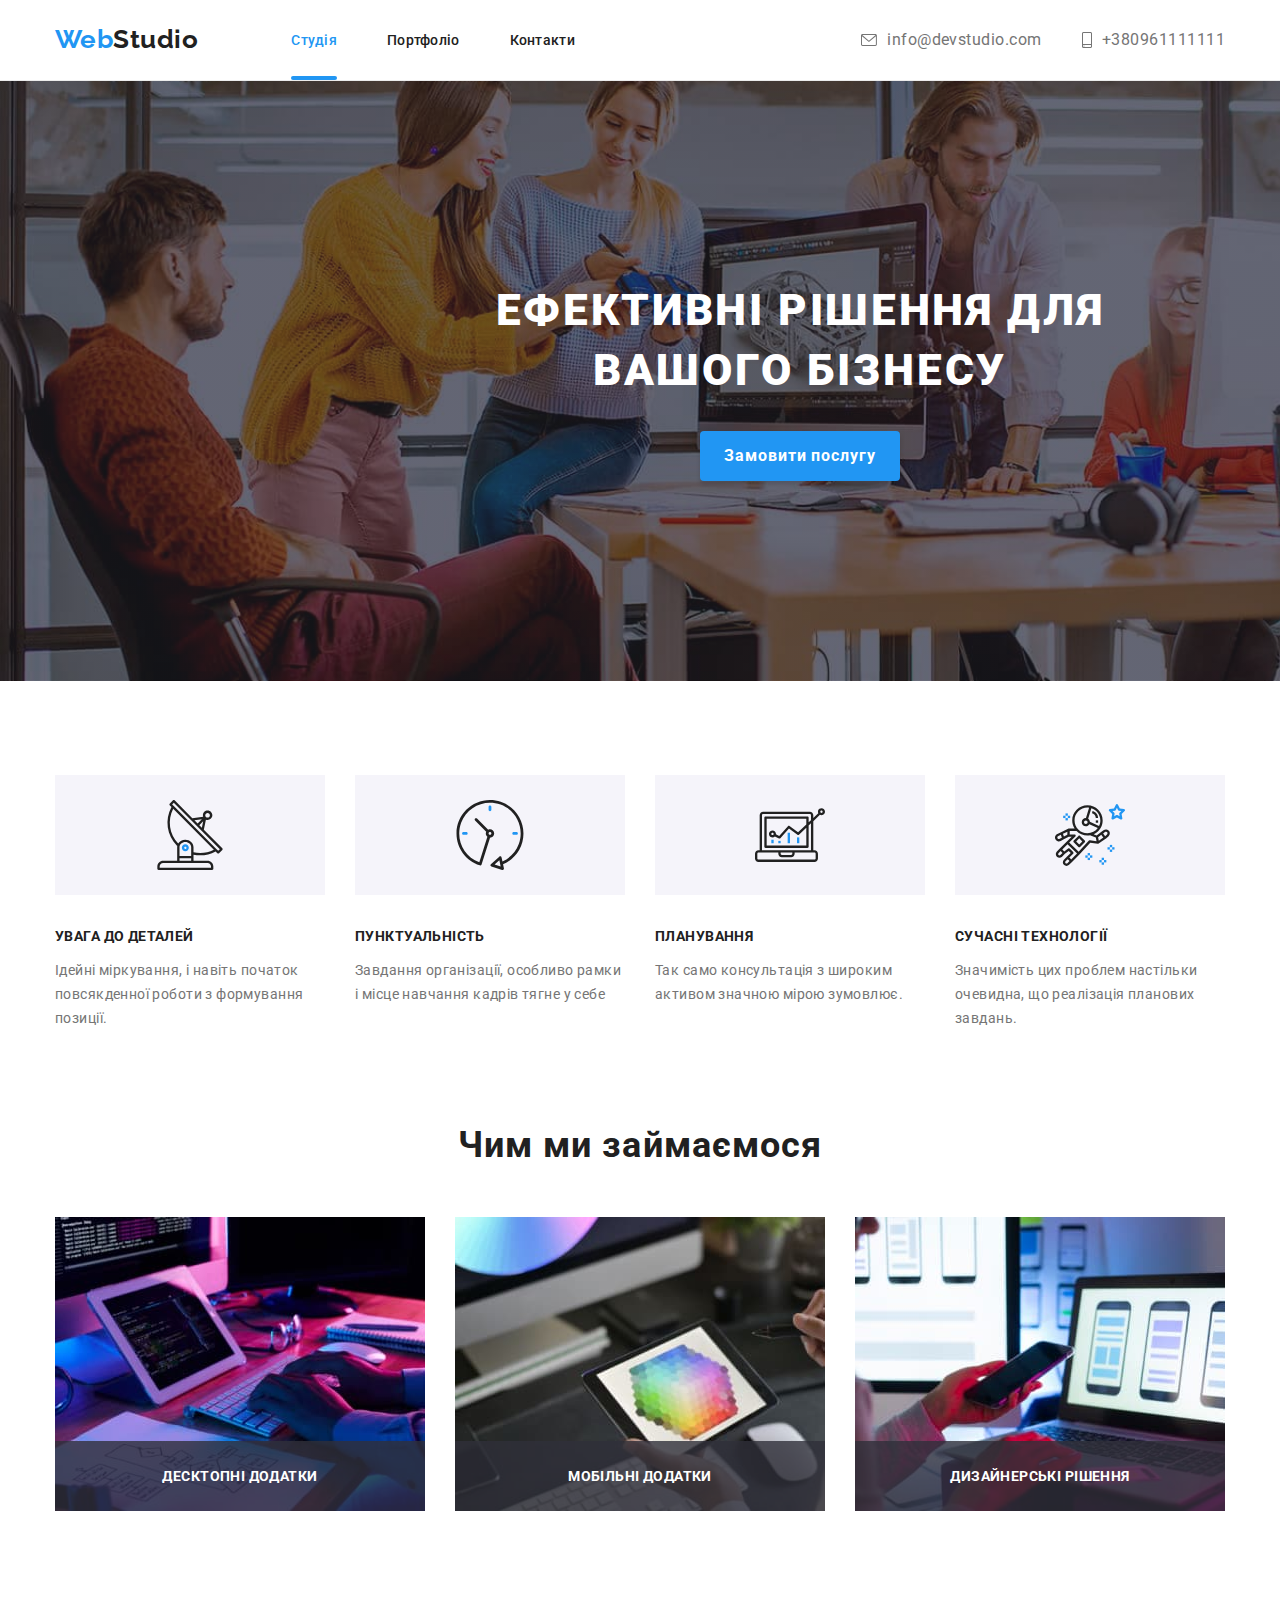
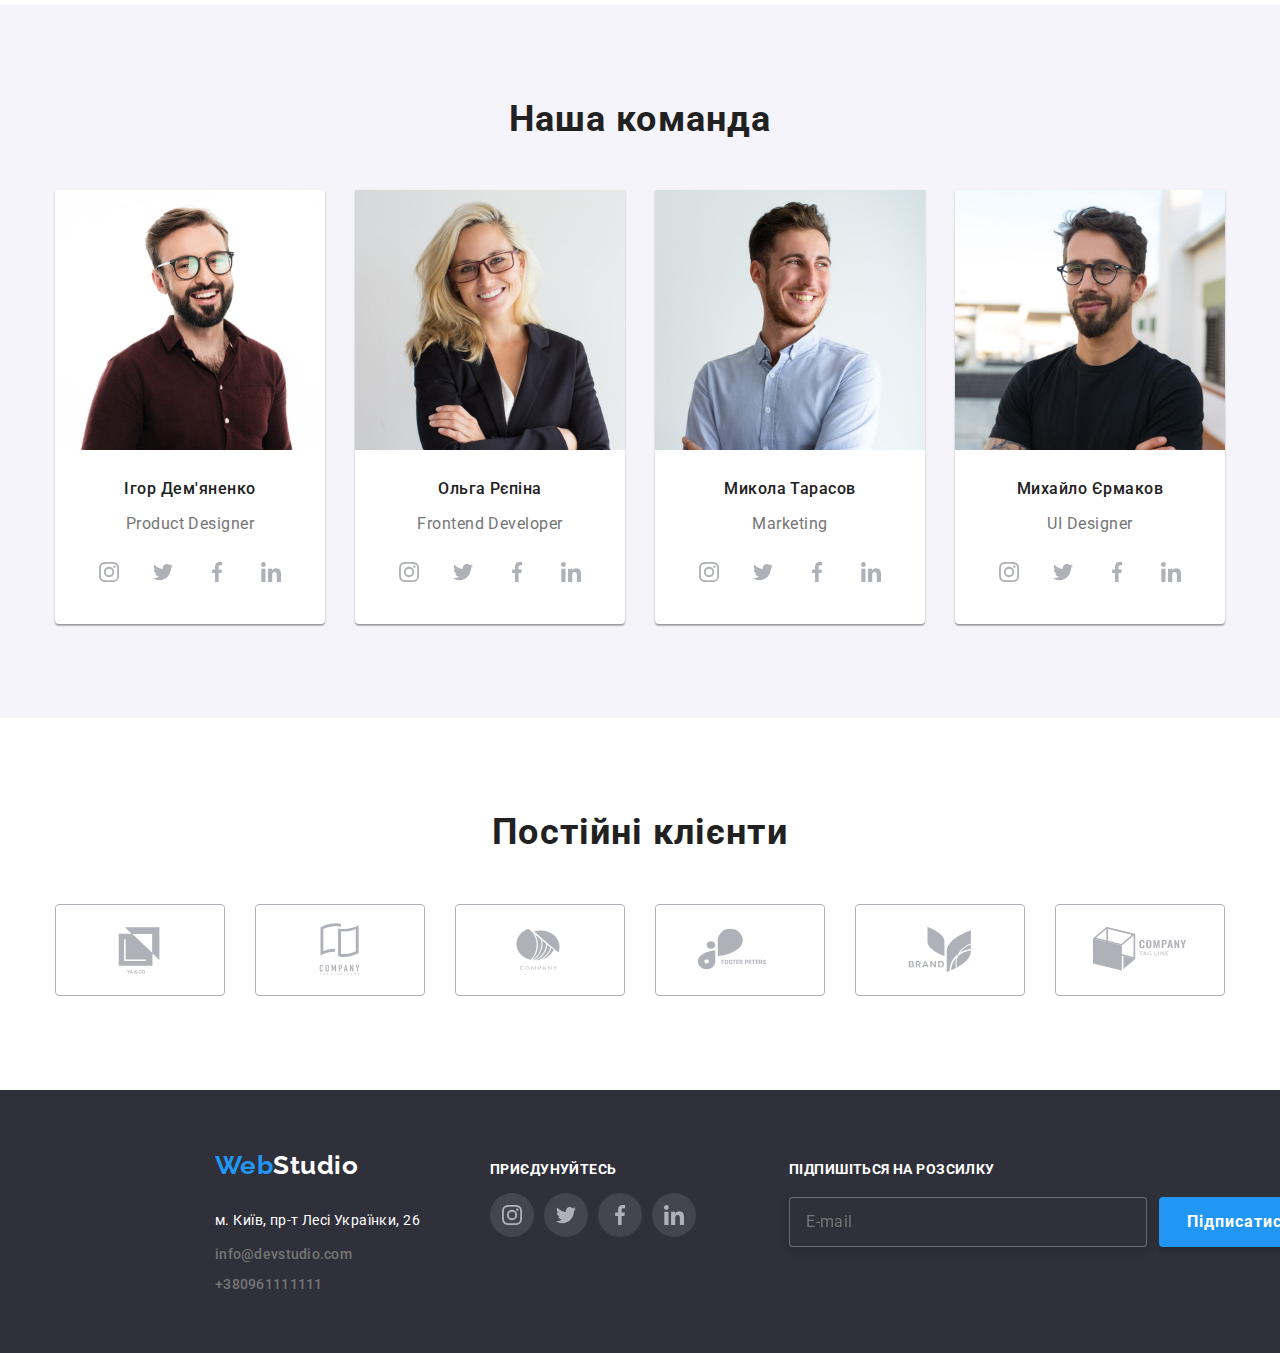
<file: index.html>
<!DOCTYPE html>
<html lang="uk">
  <head>
    <meta charset="UTF-8" />
    <meta http-equiv="X-UA-Compatible" content="IE=edge" />
    <meta name="viewport" content="width=device-width, initial-scale=1.0" />
    <title>Document</title>

    <link
      href="https://fonts.googleapis.com/css2?family=Raleway:wght@700&family=Roboto:wght@400;500;700;900&display=swap"
      rel="stylesheet"
    />
    <link
      rel="stylesheet"
      href="https://cdnjs.cloudflare.com/ajax/libs/modern-normalize/1.1.0/modern-normalize.css"
      integrity="sha512-Y0MM+V6ymRKN2zStTqzQ227DWhhp4Mzdo6gnlRnuaNCbc+YN/ZH0sBCLTM4M0oSy9c9VKiCvd4Jk44aCLrNS5Q=="
      crossorigin="anonymous"
      referrerpolicy="no-referrer"
    />
    <link rel="stylesheet" href="./css/main.min.css">
    
  </head>
  <body>
    <header class="header">
      <div class="conteiner">
        <div class="header__container">
        <nav class="header__nav">
          <a href="./index.html" class="header__logo"
            >Web<span class="header__studio">Studio</span></a
          >
          <ul class="site-nav">
            <li>
              <a href="./index.html" class="site-nav__link current">Студія</a>
            </li>
            <li>
              <a href="./portfolio.html" class="site-nav__link">Портфоліо</a>
            </li>
            <li>
              <a href="" class="site-nav__link">Контакти</a>
            </li>
          </ul>
        </nav>
        <ul class="auth-nav">
          <li>
            <a href="info@devstudio.com" class="auth-nav__smartphone">
              <svg class="auth-nav__envelope" width="16" height="12">
                <use href="./images/symbol-defs.svg#icon-envelope"></use>
              </svg>
              info@devstudio.com
            </a>
          </li>
          <li>
            <a href="tel:+380961111111" class="auth-nav__smartphone">
              <svg class="auth-nav__icon" width="10" height="16">
                <use href="./images/symbol-defs.svg#icon-smartphone"></use>
              </svg>
              +380961111111
            </a>
          </li>
        </ul>
        </div>
      </div>
    </header>
    <main>
      <section class="hero">
        <h1 class="hero__name">Ефективні рішення для вашого бізнесу</h1>
        <button type="button" class="hero__button" data-modal-open>
          Замовити послугу
        </button>
      </section>

      <section class="feature-list">
        <div class="conteiner">
          <ul class="feature-list__title">
            <li class="feature-list__before">
              <h2 class="feature-list__caption">УВАГА ДО ДЕТАЛЕЙ</h2>
              <p class="feature-list__text">
                Ідейні міркування, і навіть початок повсякденної роботи з
                формування позиції.
              </p>
            </li>
            <li class="feature-list__before1">
              <h2 class="feature-list__caption">ПУНКТУАЛЬНІСТЬ</h2>
              <p class="feature-list__text">
                Завдання організації, особливо рамки і місце навчання кадрів
                тягне у себе
              </p>
            </li>
            <li class="feature-list__before2">
              <h2 class="feature-list__caption">ПЛАНУВАННЯ</h2>
              <p class="feature-list__text">
                Так само консультація з широким активом значною мірою зумовлює.
              </p>
            </li>
            <li class="feature-list__before3">
              <h2 class="feature-list__caption">СУЧАСНІ ТЕХНОЛОГІЇ</h2>
              <p class="feature-list__text">
                Значимість цих проблем настільки очевидна, що реалізація
                планових завдань.
              </p>
            </li>
          </ul>
        </div>
      </section>
      <section class="work">
        <div class="conteiner">
          <h2 class="work__title">Чим ми займаємося</h2>

          <ul class="work__flex">
            <li class="work__img">
              <img src="./images/box1.jpg" alt="Планшет" width="370" />
              <div class="work__coment">
                <p>Десктопні додатки</p>
              </div>
            </li>
            <li class="work__img">
              <img src="./images/box3.jpg" alt="Комп" width="370" />
              <div class="work__coment">
                <p>Мобільні додатки</p>
              </div>
            </li>
            <li class="work__img">
              <img src="./images/box2.jpg" alt="Айпад" width="370" />
              <div class="work__coment">
                <p>Дизайнерські рішення</p>
              </div>
            </li>
          </ul>
        </div>
      </section>
      <section class="team">
        <div class="conteiner">
          <h2 class="team__title">Наша команда</h2>
          <ul class="team__flex">
            <li>
              <img src="./images/10.jpg" alt="Ігор" width="270" />
              <h3 class="team__name">Ігор Дем'яненко</h3>
              <p class="team__profession">Product Designer</p>

              <ul class="link-social">
                <li class="link-social__item">
                  <a href="" class="link-social__href">
                    <svg  width="20" height="20">
                      <use
                        href="./images/symbol-defs.svg#icon-instagram-2"
                      ></use>
                    </svg>
                  </a>
                </li>
                <li class="link-social__item">
                  <a href="" class="link-social__href">
                    <svg  width="20" height="20">
                      <use href="./images/symbol-defs.svg#icon-twitter-1"></use>
                    </svg>
                  </a>
                </li>
                <li class="link-social__item">
                  <a href="" class="link-social__href">
                    <svg  width="20" height="20">
                      <use
                        href="./images/symbol-defs.svg#icon-facebook-1"
                      ></use>
                    </svg>
                  </a>
                </li>
                <li class="link-social__item">
                  <a href="" class="link-social__href">
                    <svg  width="20" height="20">
                      <use
                        href="./images/symbol-defs.svg#icon-linkedin-1"
                      ></use>
                    </svg>
                  </a>
                </li>
              </ul>
            </li>
            <li>
              <img src="./images/13.jpg" alt="Ольга" width="270" />
              <h3 class="team__name">Ольга Рєпіна</h3>
              <p class="team__profession">Frontend Developer</p>

              <ul class="link-social">
                <li class="link-social__item">
                  <a href="" class="link-social__href">
                    <svg  width="20" height="20">
                      <use
                        href="./images/symbol-defs.svg#icon-instagram-2"
                      ></use>
                    </svg>
                  </a>
                </li>
                <li class="link-social__item">
                  <a href="" class="link-social__href">
                    <svg  width="20" height="20">
                      <use href="./images/symbol-defs.svg#icon-twitter-1"></use>
                    </svg>
                  </a>
                </li>
                <li class="link-social__item">
                  <a href="" class="link-social__href">
                    <svg  width="20" height="20">
                      <use
                        href="./images/symbol-defs.svg#icon-facebook-1"
                      ></use>
                    </svg>
                  </a>
                </li>
                <li class="link-social__item">
                  <a href="" class="link-social__href">
                    <svg  width="20" height="20">
                      <use
                        href="./images/symbol-defs.svg#icon-linkedin-1"
                      ></use>
                    </svg>
                  </a>
                </li>
              </ul>
            </li>
            <li>
              <img src="./images/12.jpg" alt="Микола" width="270" />
              <h3 class="team__name">Микола Тарасов</h3>
              <p class="team__profession">Marketing</p>

              <ul class="link-social">
                <li class="link-social__item">
                  <a href="" class="link-social__href">
                    <svg  width="20" height="20">
                      <use
                        href="./images/symbol-defs.svg#icon-instagram-2"
                      ></use>
                    </svg>
                  </a>
                </li>
                <li class="link-social__item">
                  <a href="" class="link-social__href">
                    <svg  width="20" height="20">
                      <use href="./images/symbol-defs.svg#icon-twitter-1"></use>
                    </svg>
                  </a>
                </li>
                <li class="link-social__item">
                  <a href="" class="link-social__href">
                    <svg  width="20" height="20">
                      <use
                        href="./images/symbol-defs.svg#icon-facebook-1"
                      ></use>
                    </svg>
                  </a>
                </li>
                <li class="link-social__item">
                  <a href="" class="link-social__href">
                    <svg  width="20" height="20">
                      <use
                        href="./images/symbol-defs.svg#icon-linkedin-1"
                      ></use>
                    </svg>
                  </a>
                </li>
              </ul>
            </li>
            <li>
              <img src="./images/11.jpg" alt="Михайло" width="270" />
              <h3 class="team__name">Михайло Єрмаков</h3>
              <p class="team__profession">UI Designer</p>

              <ul class="link-social">
                <li class="link-social__item">
                  <a href="" class="link-social__href">
                    <svg  width="20" height="20">
                      <use
                        href="./images/symbol-defs.svg#icon-instagram-2"
                      ></use>
                    </svg>
                  </a>
                </li>
                <li class="link-social__item">
                  <a href="" class="link-social__href">
                    <svg  width="20" height="20">
                      <use href="./images/symbol-defs.svg#icon-twitter-1"></use>
                    </svg>
                  </a>
                </li>
                <li class="link-social__item">
                  <a href="" class="link-social__href">
                    <svg  width="20" height="20">
                      <use
                        href="./images/symbol-defs.svg#icon-facebook-1"
                      ></use>
                    </svg>
                  </a>
                </li>
                <li class="link-social__item">
                  <a href="" class="link-social__href">
                    <svg  width="20" height="20">
                      <use
                        href="./images/symbol-defs.svg#icon-linkedin-1"
                      ></use>
                    </svg>
                  </a>
                </li>
              </ul>
            </li>
          </ul>
        </div>
      </section>
      <section class="clients">
        <div class="conteiner">
          <h2 class="clients__title">Постійні клієнти</h2>
          <ul class="clients__flex">
            <li class="clients__ikon">
              <a href="" class="clients__link">
                <svg class="svg-bot" width="106" height="60">
                  <use href="./images/symbol-defs.svg#icon-Logo"></use>
                </svg>
              </a>
            </li>
            <li class="clients__ikon">
              <a href="" class="clients__link">
                <svg class="svg-bot" width="106" height="60">
                  <use href="./images/symbol-defs.svg#icon-Logo-1"></use>
                </svg>
              </a>
            </li>
            <li class="clients__ikon">
              <a href="" class="clients__link">
                <svg class="svg-bot" width="106" height="60">
                  <use href="./images/symbol-defs.svg#icon-Logo-2"></use>
                </svg>
              </a>
            </li>
            <li class="clients__ikon">
              <a href="" class="clients__link">
                <svg class="svg-bot" width="106" height="60">
                  <use href="./images/symbol-defs.svg#icon-Logo-3"></use>
                </svg>
              </a>
            </li>
            <li class="clients__ikon">
              <a href="" class="clients__link">
                <svg class="svg-bot" width="106" height="60">
                  <use href="./images/symbol-defs.svg#icon-Logo-4"></use>
                </svg>
              </a>
            </li>
            <li class="clients__ikon">
              <a href="" class="clients__link">
                <svg class="svg-bot" width="106" height="60">
                  <use href="./images/symbol-defs.svg#icon-Logo-5"></use>
                </svg>
              </a>
            </li>
          </ul>
        </div>
      </section>
    </main>
    <footer class="footer">
      <div class="conteiner">
        <div class="footter__flex">
          <div>
            <a href="./index.html" class="footer__logo"
              >Web<span class="logo__name ">Studio</span></a
            >
            <address class="footer__adress">
              <p class="footer__name">м. Київ, пр-т Лесі Українки, 26</p>
            </address>
            <ul class="footer__auth-nav">
              <li>
                <a href="mailto:info@devstudio.com" class="footer__link"
                  >info@devstudio.com</a
                >
              </li>
              <li>
                <a href="tel:+380961111111" class="footer__link ">+380961111111</a>
              </li>
            </ul>
          </div>

          <div class="bottom-link">
            <h3 class="bottom-link__title">Приєдунуйтесь</h3>

            <ul class="link-social footer-link-social">
              <li class="link-social__item footer-item">
                <a href="" class="link-social__href bot-color">
                  <svg  width="20" height="20">
                    <use href="./images/symbol-defs.svg#icon-instagram-2"></use>
                  </svg>
                </a>
              </li>
              <li class="link-social__item footer-item">
                <a href="" class="link-social__href bot-color">
                  <svg  width="20" height="20">
                    <use href="./images/symbol-defs.svg#icon-twitter-1"></use>
                  </svg>
                </a>
              </li>
              <li class="link-social__item footer-item">
                <a href="" class="link-social__href bot-color">
                  <svg  width="20" height="20">
                    <use href="./images/symbol-defs.svg#icon-facebook-1"></use>
                  </svg>
                </a>
              </li>
              <li class="link-social__item footer-item">
                <a href="" class="link-social__href bot-color">
                  <svg  width="20" height="20">
                    <use href="./images/symbol-defs.svg#icon-linkedin-1"></use>
                  </svg>
                </a>
              </li>
            </ul>
          </div>
          <div class="discribe">
             <h3 class="discribe__title">Підпишіться на розсилку</h3>
            <div class="discribe__input">
            <div >
             <label for="mail" ></label>
            <input type="email" name="mail" id="mail" placeholder="E-mail" />
            </div>
            <div >
          <button href="" type="submit" class="discribe__button">Підписатися
            <svg width="24" height="24" class="discribe__svg">
              <use href="./images/iconsvg.svg#icon-icon-send"></use>
            </svg>
            </div>
          </button>
          
          </div>
          
        </div>
      </div>
    </footer>
    <div class="backdrop is-hidden" data-modal>
      <div class="backdrop__modal">
        <button data-modal-close class="backdrop__button-exit"></button>

        <form action="">
          <h2 class="form">Залиште свої дані, ми вам передзвонимо</h2>
          <div class="form__field size">
            <label for="name" class="form__label">Ім'я</label>
            <div class="form__field-div">
              <input type="text" name="name" id="name" class="form__input" />
              <svg class="form__svg" width="18" height="18">
                <use href="./images/iconsvg.svg#icon-person-win"></use>
              </svg>
            </div>
          </div>

          <div class="form__field">
            <label for="tel" class="form__label">Телефон</label>
            <div class="form__field-div">
              <input type="tel" name="tel" id="tel" class="form__input" />
              <svg class="form__svg" width="18" height="18">
                <use href="./images/iconsvg.svg#icon-phone-win"></use>
              </svg>
            </div>
          </div>
          <div class="form__field">
            <label for="mail" class="form__label">Пошта</label>
            <div class="form__field-div">
              <input type="email" name="mail" id="mail" class="form__input" />
              <svg class="form__svg" width="18" height="18">
                <use href="./images/iconsvg.svg#icon-email-win"></use>
              </svg>
            </div>
          </div>

          <div class="form__field">
            <label for="comment">Коментар</label>
            <textarea
              name="comment"
              id="comment"
              cols="30"
              rows="10"
              placeholder="Введіть текст"
            ></textarea>
          </div>

          <div class="form__checkbox">
            <input
              class="checkbox__hidden"
              type="checkbox"
              name="topic"
              id="term-checkbox"
            />
            <svg class="checkbox__icon" width="16" height="15">
              <use href="./images/iconsvg.svg#icon-icon-check"></use>
            </svg>
            <label for="term-checkbox" class="checkbox__text"
              >Погоджуюсь з розсилкою та приймаю
              <a href="" class="checkbox__link">Умови договору</a></label
            >
          </div>
          <div class="form__button">
            <button type="submit" class="button__text">Відправити</button>
          </div>
        </form>
      </div>
    </div>

    <script src="./js/modal.js"></script>
  </body>
</html>
</file>
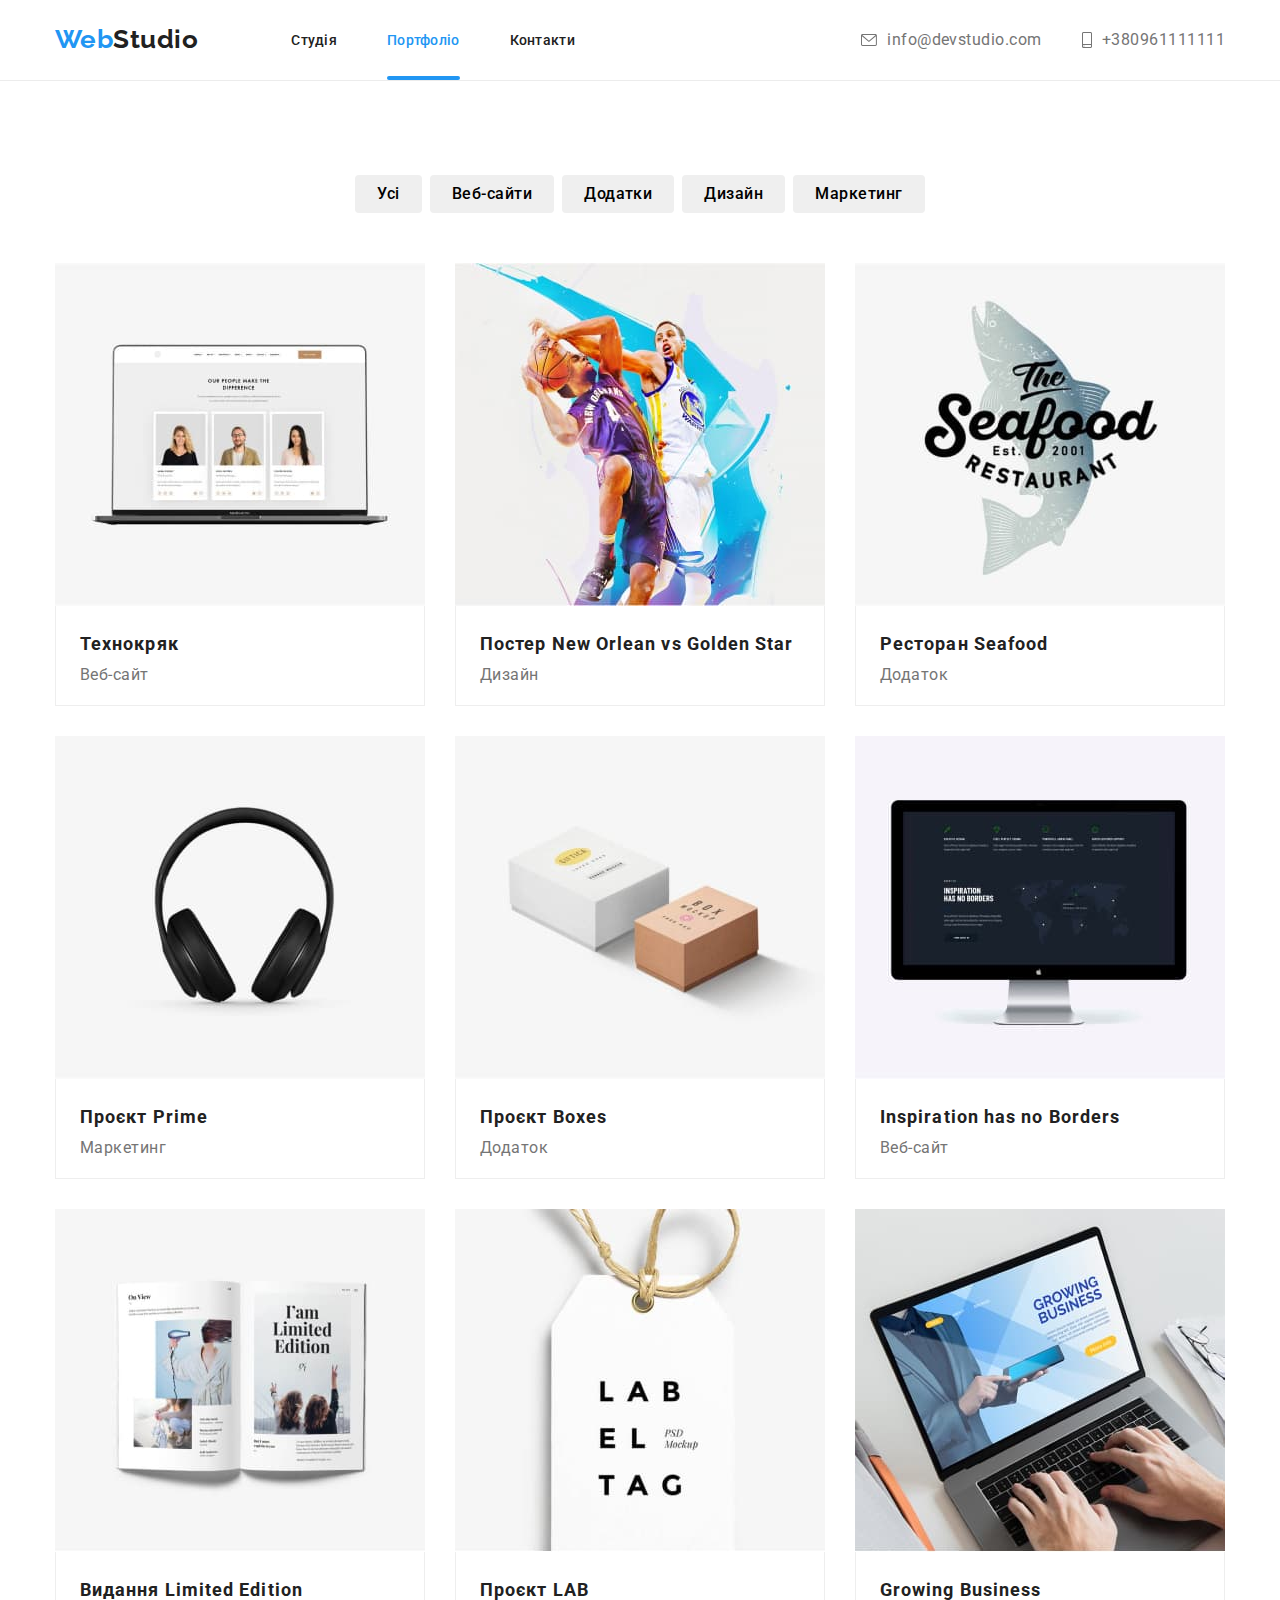
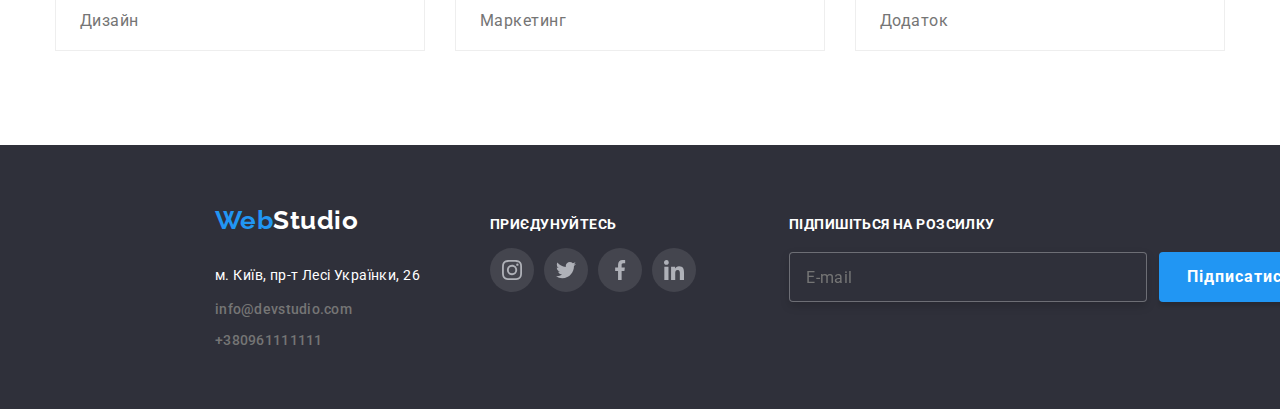
<file: portfolio.html>
<!DOCTYPE html>
<html lang="en">
  <head>
    <meta charset="UTF-8" />
    <meta http-equiv="X-UA-Compatible" content="IE=edge" />
    <meta name="viewport" content="width=device-width, initial-scale=1.0" />
    <title>Document</title>

    <link
      href="https://fonts.googleapis.com/css2?family=Raleway:wght@700&family=Roboto:wght@400;500;700;900&display=swap"
      rel="stylesheet"
    />
    <link
      rel="stylesheet"
      href="https://cdnjs.cloudflare.com/ajax/libs/modern-normalize/1.1.0/modern-normalize.css"
      integrity="sha512-Y0MM+V6ymRKN2zStTqzQ227DWhhp4Mzdo6gnlRnuaNCbc+YN/ZH0sBCLTM4M0oSy9c9VKiCvd4Jk44aCLrNS5Q=="
      crossorigin="anonymous"
      referrerpolicy="no-referrer"
    />
    
    <link rel="stylesheet" href="./css/main.min.css">
  </head>
  <body>
    <header class="header">
      <div class="conteiner">
        <div class="header__container">
          <nav class="header__nav">
            <a href="./index.html" class="header__logo">Web<span class="header__studio">Studio</span></a>
            <ul class="site-nav">
              <li>
                <a href="./index.html" class="site-nav__link ">Студія</a>
              </li>
              <li>
                <a href="./portfolio.html" class="site-nav__link current">Портфоліо</a>
              </li>
              <li>
                <a href="" class="site-nav__link">Контакти</a>
              </li>
            </ul>
          </nav>
          <ul class="auth-nav">
            <li>
              <a href="info@devstudio.com" class="auth-nav__smartphone">
                <svg class="auth-nav__envelope" width="16" height="12">
                  <use href="./images/symbol-defs.svg#icon-envelope"></use>
                </svg>
                info@devstudio.com
              </a>
            </li>
            <li>
              <a href="tel:+380961111111" class="auth-nav__smartphone">
                <svg class="auth-nav__icon" width="10" height="16">
                  <use href="./images/symbol-defs.svg#icon-smartphone"></use>
                </svg>
                +380961111111
              </a>
            </li>
          </ul>
        </div>
      </div>
    </header>
    <main>
      <section class="portfolio">
        <div class="conteiner">
          <ul class="link">
            <li><button class="link__button" type="button">Усі</button></li>
            <li>
              <button class="link__button" type="button">Веб-сайти</button>
            </li>
            <li>
              <button class="link__button" type="button">Додатки</button>
            </li>
            <li>
              <button class="link__button" type="button">Дизайн</button>
            </li>
            <li>
              <button class="link__button" type="button">Маркетинг</button>
            </li>
          </ul>

          <ul class="cards">
            <li class="cards__item">
              <a href="" class="overflow">
                <div class="overfolow__box">
                  <img src="./images/portfolio1.jpg" alt="комп" width="370" />
                  <div class="overfolow__text">
                    <p>
                      Ресурс пропонує комплексні пропозиції з різним рівнем
                      функціоналу та сервісів. Все це дозволить відвідувачу
                      отримати вичерпні відомості про компанію чи приватну
                      особу.
                    </p>
                  </div>
                </div>
                <div class="cards__box">
                  <h3 class="cards__title">Технокряк</h3>
                  <p class="cards__name">Веб-сайт</p>
                </div>
              </a>
            </li>
            <li class="cards__item">
              <a href="" class="overflow">
                <div class="overfolow__box">
                  <img src="./images/portfolio2.jpg" alt="ПОСТЕР" width="370" />
                  <div class="overfolow__text">
                    <p>
                      Ресурс пропонує комплексні пропозиції з різним рівнем
                      функціоналу та сервісів. Все це дозволить відвідувачу
                      отримати вичерпні відомості про компанію чи приватну
                      особу.
                    </p>
                  </div>
                </div>
                <div class="cards__box">
                  <h3 class="cards__title">
                    Постер New Orlean vs Golden Star
                  </h3>
                  <p class="cards__name">Дизайн</p>
                </div>
              </a>
            </li>
            <li class="cards__item">
              <a href="" class="overflow">
                <div class="overfolow__box">
                  <img
                    src="./images/portfolio3.jpg"
                    alt="ресторан"
                    width="370"
                  />
                  <div class="overfolow__text">
                    <p>
                      Ресурс пропонує комплексні пропозиції з різним рівнем
                      функціоналу та сервісів. Все це дозволить відвідувачу
                      отримати вичерпні відомості про компанію чи приватну
                      особу.
                    </p>
                  </div>
                </div>
                <div class="cards__box">
                  <h3 class="cards__title">Ресторан Seafood</h3>
                  <p class="cards__name">Додаток</p>
                </div>
              </a>
            </li>
            <li class="cards__item">
              <a href="" class="overflow">
                <div class="overfolow__box">
                  <img
                    src="./images/portfolio4.jpg"
                    alt="Проєкт Prime"
                    width="370"
                  />
                  <div class="overfolow__text">
                    <p>
                      Ресурс пропонує комплексні пропозиції з різним рівнем
                      функціоналу та сервісів. Все це дозволить відвідувачу
                      отримати вичерпні відомості про компанію чи приватну
                      особу.
                    </p>
                  </div>
                </div>
                <div class="cards__box">
                  <h3 class="cards__title">Проєкт Prime</h3>
                  <p class="cards__name">Маркетинг</p>
                </div>
              </a>
            </li>
            <li class="cards__item">
              <a href="" class="overflow">
                <div class="overfolow__box">
                  <img
                    src="./images/portfolio5.jpg"
                    alt="Проєкт Boxes"
                    width="370"
                  />
                  <div class="overfolow__text">
                    <p>
                      Ресурс пропонує комплексні пропозиції з різним рівнем
                      функціоналу та сервісів. Все це дозволить відвідувачу
                      отримати вичерпні відомості про компанію чи приватну
                      особу.
                    </p>
                  </div>
                </div>
                <div class="cards__box">
                  <h3 class="cards__title">Проєкт Boxes</h3>
                  <p class="cards__name">Додаток</p>
                </div>
              </a>
            </li>
            <li class="cards__item">
              <a href="" class="overflow">
                <div class="overfolow__box">
                  <img
                    src="./images/portfolio6.jpg"
                    alt="Inspiration has no Borders"
                    width="370"
                  />
                  <div class="overfolow__text">
                    <p>
                      Ресурс пропонує комплексні пропозиції з різним рівнем
                      функціоналу та сервісів. Все це дозволить відвідувачу
                      отримати вичерпні відомості про компанію чи приватну
                      особу.
                    </p>
                  </div>
                </div>
                <div class="cards__box">
                  <h3 class="cards__title">Inspiration has no Borders</h3>
                  <p class="cards__name">Веб-сайт</p>
                </div>
              </a>
            </li>
            <li class="cards__item">
              <a href="" class="overflow">
                <div class="overfolow__box">
                  <img
                    src="./images/portfolio7.jpg"
                    alt="Видання Limited Edition"
                    width="370"
                  />
                  <div class="overfolow__text">
                    <p>
                      Ресурс пропонує комплексні пропозиції з різним рівнем
                      функціоналу та сервісів. Все це дозволить відвідувачу
                      отримати вичерпні відомості про компанію чи приватну
                      особу.
                    </p>
                  </div>
                </div>
                <div class="cards__box">
                  <h3 class="cards__title">Видання Limited Edition</h3>
                  <p class="cards__name">Дизайн</p>
                </div>
              </a>
            </li>
            <li class="cards__item">
              <a href="" class="overflow">
                <div class="overfolow__box">
                  <img
                    src="./images/portfolio8.jpg"
                    alt="Проєкт LAB"
                    width="370"
                  />
                  <div class="overfolow__text">
                    <p>
                      Ресурс пропонує комплексні пропозиції з різним рівнем
                      функціоналу та сервісів. Все це дозволить відвідувачу
                      отримати вичерпні відомості про компанію чи приватну
                      особу.
                    </p>
                  </div>
                </div>
                <div class="cards__box">
                  <h3 class="cards__title">Проєкт LAB</h3>
                  <p class="cards__name">Маркетинг</p>
                </div>
              </a>
            </li>
            <li class="cards__item">
              <a href="" class="overflow">
                <div class="overfolow__box">
                  <img
                    src="./images/portfolio9.jpg"
                    alt="Growing Business"
                    width="370"
                  />
                  <div class="overfolow__text">
                    <p>
                      Ресурс пропонує комплексні пропозиції з різним рівнем
                      функціоналу та сервісів. Все це дозволить відвідувачу
                      отримати вичерпні відомості про компанію чи приватну
                      особу.
                    </p>
                  </div>
                </div>
                <div class="cards__box">
                  <h3 class="cards__title">Growing Business</h3>
                  <p class="cards__name">Додаток</p>
                </div>
              </a>
            </li>
          </ul>
        </div>
      </section>
    </main>
      <footer class="footer">
        <div class="conteiner">
          <div class="footter__flex">
            <div>
              <a href="./index.html" class="footer__logo">Web<span class="logo__name ">Studio</span></a>
              <address class="footer__adress">
                <p class="footer__name">м. Київ, пр-т Лесі Українки, 26</p>
              </address>
              <ul class="footer__auth-nav">
                <li>
                  <a href="mailto:info@devstudio.com" class="footer__link">info@devstudio.com</a>
                </li>
                <li>
                  <a href="tel:+380961111111" class="footer__link ">+380961111111</a>
                </li>
              </ul>
            </div>
      
            <div class="bottom-link">
              <h3 class="bottom-link__title">Приєдунуйтесь</h3>
      
              <ul class="link-social footer-link-social">
                <li class="link-social__item footer-item">
                  <a href="" class="link-social__href bot-color">
                    <svg width="20" height="20">
                      <use href="./images/symbol-defs.svg#icon-instagram-2"></use>
                    </svg>
                  </a>
                </li>
                <li class="link-social__item footer-item">
                  <a href="" class="link-social__href bot-color">
                    <svg width="20" height="20">
                      <use href="./images/symbol-defs.svg#icon-twitter-1"></use>
                    </svg>
                  </a>
                </li>
                <li class="link-social__item footer-item">
                  <a href="" class="link-social__href bot-color">
                    <svg width="20" height="20">
                      <use href="./images/symbol-defs.svg#icon-facebook-1"></use>
                    </svg>
                  </a>
                </li>
                <li class="link-social__item footer-item">
                  <a href="" class="link-social__href bot-color">
                    <svg width="20" height="20">
                      <use href="./images/symbol-defs.svg#icon-linkedin-1"></use>
                    </svg>
                  </a>
                </li>
              </ul>
            </div>
            <div class="discribe">
              <h3 class="discribe__title">Підпишіться на розсилку</h3>
              <div class="discribe__input">
                <div>
                  <label for="mail"></label>
                  <input type="email" name="mail" id="mail" placeholder="E-mail" />
                </div>
                <div>
                  <button href="" type="submit" class="discribe__button">Підписатися
                    <svg width="24" height="24" class="discribe__svg">
                      <use href="./images/iconsvg.svg#icon-icon-send"></use>
                    </svg>
                </div>
                </button>
      
              </div>
      
            </div>
          </div>
      </footer>
  </body>
</html>
</file>
<file: css/main.min.css>
body{background-color:var(--color-primary);color:var(--color-secondary);font-family:Roboto,sans-serif;letter-spacing:.03em}*{box-sizing:border-box}*,*::before,*::after{box-sizing:border-box}ul{list-style:none;padding:0px;margin:0px}:root{--color-primary: #ffffff;--color-secondary: #212121;--color-third: #2196f3;--color-link: #757575;--color-section: #2f303a;--color-bottom: #f5f4fa;--color-social: #afb1b8;--color-gradient: rgba(47, 48, 58, 0.4)}img{display:block;height:auto;width:100%}h2{margin:0px}p{margin-bottom:0px}h3{margin:0px}a{text-decoration:none;color:var(--color-link);transition:color 250ms cubic-bezier(0.4, 0, 0.2, 1),fill 250ms cubic-bezier(0.4, 0, 0.2, 1)}h1{margin-top:0px}.conteiner{padding:0 15px;width:1200px;margin-left:auto;margin-right:auto}.border{border-bottom:1px solid #ececec}a:hover,a:focus{color:var(--color-third);fill:var(--color-third)}form{width:448px}.header{margin-left:auto;margin-right:auto;border-bottom:1px solid #ececec}.header__nav{display:flex;justify-content:flex-start;align-items:center}.header__container{display:flex;justify-content:space-between;align-items:center}.header__logo{color:var(--color-third);font-family:Raleway,sans-serif;font-weight:700;font-size:26px;line-height:1.19;text-decoration:none;padding:24px 0 25px 0px}.header__studio{color:var(--color-secondary)}.auth-nav{display:flex;align-items:center;gap:40px;transition-property:color;transition-duration:250ms;transition-timing-function:cubic-bezier(0.4, 0, 0.2, 1)}.auth-nav__envelope,.auth-nav__icon{margin-right:10px;fill:currentColor}.auth-nav__smartphone{display:flex;align-items:center}.site-nav{display:flex;align-items:center;gap:50px;margin-left:93px}.site-nav .site-nav__link.current{color:var(--color-third)}.site-nav .site-nav__link{color:var(--color-secondary);font-weight:500;font-size:14px;line-height:1.14;letter-spacing:.02em;text-decoration:none;padding:32px 0px;transition-property:color;transition-duration:250ms;transition-timing-function:cubic-bezier(0.4, 0, 0.2, 1)}.site-nav .site-nav__link:hover,.site-nav .site-nav__link:focus{color:var(--color-third)}.site-nav__link.current{position:relative}.site-nav__link.current::after{content:"";position:absolute;bottom:0;left:0;width:100%;height:4px;background:#2196f3;border-radius:2px}.hero{margin-left:auto;margin-right:auto;background-image:linear-gradient(rgba(47, 48, 58, 0.4), rgba(47, 48, 58, 0.4)),url(../images/backgraundfone.jpg);background-position:center;max-width:1600px;background-repeat:no-repeat;background-size:1600px;margin-top:0px;margin-bottom:0px;width:1600px;padding:200px 0px}.hero__name{margin-bottom:0px;align-items:center;max-width:696px;margin:0 auto}.hero__name{color:var(--color-primary);font-weight:900;font-size:44px;line-height:1.36;text-align:center;letter-spacing:.06em;text-transform:uppercase}.hero__button:hover,.hero__button:focus{color:var(--color-secondary)}.hero__button{background-color:var(--color-third);font-weight:700;border:none;font-size:16px;line-height:1.88;font-family:"Roboto";display:flex;align-items:center;text-align:center;letter-spacing:.06em;cursor:pointer;color:var(--color-primary);transition-property:color;transition-duration:250ms;transition-timing-function:cubic-bezier(0.4, 0, 0.2, 1)}.hero__button{width:200px;height:50px;border-color:var(--color-third);border-radius:4px;box-shadow:0px 4px 4px rgba(0,0,0,.15);justify-content:center;margin:0px auto;margin-top:30px;transition-property:color;transition-duration:250ms;transition-timing-function:cubic-bezier(0.4, 0, 0.2, 1)}.work{padding-top:94px;padding-bottom:94px}.work__title{font-weight:700;font-size:36px;line-height:1.16;text-align:center;letter-spacing:.03em}.work__flex{display:flex;margin-top:50px;justify-content:space-around;gap:30px;padding-left:0px}.work__img{position:relative}.work__coment{position:absolute;bottom:0;width:100%;height:70px;background-color:rgba(47,48,58,.8)}.work__coment>p{font-family:"Roboto";font-style:normal;font-weight:700;font-size:14px;line-height:16px;text-align:center;padding-top:27px;letter-spacing:.03em;text-transform:uppercase;margin:0;color:#fff}.backdrop{position:fixed;top:0;left:0;width:100%;height:100%;opacity:1;transition:opacity 250ms cubic-bezier(0.4, 0, 0.2, 1);background-color:rgba(0,0,0,.2)}.backdrop__modal{height:581px;width:528px;background-color:#fff;padding:40px;position:absolute;top:50%;left:50%;transform:translate(-50%, -50%);box-shadow:0px 1px 3px rgba(0,0,0,.12),0px 1px 1px rgba(0,0,0,.14),0px 2px 1px rgba(0,0,0,.2);border-radius:4px;transition:transform 250ms cubic-bezier(0.4, 0, 0.2, 1)}.backdrop__button-exit{width:30px;height:30px;padding:0px;border:none;background-color:#fff;cursor:pointer;position:absolute;right:8px;top:8px;background-image:url(../images/close.svg);transition:background-image 250ms cubic-bezier(0.4, 0, 0.2, 1)}.backdrop__button-exit:hover{background-image:url(../images/close1.svg)}.backdrop.is-hidden{opacity:0;pointer-events:none}.clients{padding-top:94px;padding-bottom:94px}.clients__flex{display:flex;gap:30px;align-items:center}.clients__ikon{width:170px;height:92px}.clients__link:hover,.clients__link:focus{border:1px solid var(--color-third);fill:var(--color-third)}.clients__link{display:flex;align-items:center;justify-content:center;width:100%;height:100%;border:1px solid #afb1b8;border-radius:4px;fill:var(--color-social);transition:border 250ms cubic-bezier(0.4, 0, 0.2, 1),fill 250ms cubic-bezier(0.4, 0, 0.2, 1)}.clients__title{font-weight:700;font-size:36px;line-height:1.16;text-align:center;letter-spacing:.03em;margin-bottom:50px}.discribe{margin-left:93px;width:570px;height:86px}.discribe__input input{width:358px;height:50px;margin-left:0;outline:none;border:1px solid rgba(255,255,255,.3);filter:drop-shadow(0px 4px 4px rgba(0, 0, 0, 0.15));border-radius:4px;background-color:var(--color-section);font-weight:400;font-size:16px;line-height:1.25;padding-left:16px;padding-right:16px;align-items:center;letter-spacing:.03em;color:rgba(255,255,255,.6)}.discribe__title{font-family:"Roboto";font-style:normal;font-weight:700;font-size:14px;line-height:16px;letter-spacing:.03em;text-transform:uppercase;color:#fff}.discribe__input{display:flex;gap:12px;margin-top:20px}.discribe__button{display:flex;gap:10px;width:200px;height:50px;padding:0px;margin:0px;box-shadow:0px 4px 4px rgba(0,0,0,.15);border-radius:4px;background-color:var(--color-third);border:none;padding:10px 28px;font-weight:700;font-size:16px;line-height:1.88;align-items:center;text-align:center;letter-spacing:.06em;color:var(--color-primary)}.discribe__button:focus,.discribe__button:hover{color:var(--color-primary);cursor:pointer}.discribe__svg{fill:var(--color-primary)}.feature-list{padding-top:94px}.feature-list__title{display:flex;padding-left:0px;padding-right:0px;gap:30px;justify-content:space-between}.feature-list__before::before{content:"";display:inline-block;margin-bottom:30px;height:120px;width:270px;background-color:var(--color-bottom);background-image:url(../images/antenna\ 1.svg);background-repeat:no-repeat;background-position:center;background-size:70px}.feature-list__before1::before{content:"";display:inline-block;margin-bottom:30px;height:120px;width:270px;background-color:var(--color-bottom);background-image:url(../images/clock\ 1.svg);background-repeat:no-repeat;background-position:center;background-size:70px}.feature-list__before2::before{content:"";display:inline-block;margin-bottom:30px;height:120px;width:270px;background-color:var(--color-bottom);background-image:url(../images/diagram\ 1.svg);background-repeat:no-repeat;background-position:center;background-size:70px}.feature-list__before3::before{content:"";display:inline-block;margin-bottom:30px;height:120px;width:270px;background-color:var(--color-bottom);background-image:url(../images/astronaut\ 1.svg);background-repeat:no-repeat;background-position:center;background-size:70px}.feature-list__caption{font-weight:700;font-size:14px;line-height:1.14;letter-spacing:.03em;text-transform:uppercase}.feature-list__text{color:var(--color-link);font-size:14px;line-height:1.71;letter-spacing:.03em}.bottom-link{margin-left:70px}.bottom-link__title{font-family:"Roboto";font-style:normal;font-weight:700;font-size:14px;line-height:16px;letter-spacing:.03em;text-transform:uppercase;color:#fff}.footer-link-social{padding-left:0px;margin-top:20px}.footer-item{background:rgba(255,255,255,.1);border-radius:50%}.bot-color{fill:var(--color-primary)}.footer{background-color:var(--color-section);width:1600px;margin-left:auto;margin-right:auto;padding:60px 0}.footer__adress{font-family:"Roboto";font-style:normal;font-size:14px;line-height:1.71;letter-spacing:.03em;margin-top:28px}.footer__auth-nav{margin:0px;padding:0px;transition-property:color;transition-duration:250ms;transition-timing-function:cubic-bezier(0.4, 0, 0.2, 1)}.footer__name{margin-bottom:12px;margin-top:0px}.footer__link{color:var(--color-link);font-weight:500;font-size:14px;line-height:1.14;letter-spacing:.02em;padding:32px 0px;transition-property:color;transition-duration:250ms;transition-timing-function:cubic-bezier(0.4, 0, 0.2, 1)}.footer__link{text-decoration:none}.footer p{color:var(--color-primary)}.footter__flex{display:flex;align-items:baseline}.footer__logo{color:var(--color-third);font-family:Raleway,sans-serif;font-weight:700;font-size:26px;line-height:1.19;text-decoration:none}.logo__name{color:var(--color-primary)}.header__auth-nav .footer__link:hover,.header__auth-nav.footer__link:focus,.footer__auth-nav{color:var(--color-third)}.footer__auth-nav li{margin-bottom:12px}.footer__auth-nav li:last-child{margin-bottom:0px}.form{font-family:"Roboto";font-style:normal;font-weight:700;font-size:20px;line-height:23px;text-align:center;letter-spacing:.03em;color:#212121}.form__field{display:flex;flex-direction:column;margin:0;margin-top:10px}.form__field input:focus{border-color:var(--color-third);cursor:pointer}.form__field input:focus+.form__svg{fill:var(--color-third)}.form__field textarea:focus{border-color:var(--color-third);cursor:pointer}.form__field input{margin:0;padding-left:42px;padding-right:12px;width:448px;height:40px;border:1px solid rgba(33,33,33,.2);border-radius:4px;outline:none;cursor:pointer;transition:border-color 250ms cubic-bezier(0.4, 0, 0.2, 1),fill 250ms cubic-bezier(0.4, 0, 0.2, 1)}.form__field label{margin-bottom:4px;font-family:"Roboto";font-style:normal;font-weight:400;font-size:12px;line-height:14px;letter-spacing:.01em;color:#757575}.form__field textarea{width:448px;height:120px;border:1px solid rgba(33,33,33,.2);border-radius:4px;font-family:"Roboto";font-style:normal;font-weight:400;font-size:12px;line-height:14px;letter-spacing:.01em;cursor:pointer;color:rgba(117,117,117,.5);padding:12px 16px;outline:none}.form__svg{position:absolute;top:50%;transform:translatey(-50%);left:12px;transition:fill 250ms cubic-bezier(0.4, 0, 0.2, 1)}.form__field-div{position:relative}.form__button{margin-top:30px;display:flex;justify-content:center}.form__checkbox{margin-top:20px;text-align:center}.size{margin-top:12px}.form__checkbox input[type=checkbox]{width:16px;height:15px;border-radius:2px}.checkbox__hidden{appearance:none;-webkit-appearance:none;-moz-appearance:none;position:absolute}.checkbox__icon{border:2px solid var(--color-secondary);border-radius:2px;fill:var(--color-primary)}.checkbox__hidden:checked+.checkbox__icon{background-color:var(--color-third);border-color:var(--color-third)}.checkbox__text{font-family:"Roboto";font-style:normal;font-weight:400;font-size:14px;line-height:1.71;margin-left:7px;letter-spacing:.03em;color:var(--color-link)}.checkbox__link{color:var(--color-third);text-decoration:underline;cursor:pointer}.button__text{width:200px;height:50px;padding:10px 52px;display:flex;align-items:center;text-align:center;letter-spacing:.06em;cursor:pointer;color:#fff;background:#2196f3;box-shadow:0px 4px 4px rgba(0,0,0,.15);border-radius:4px;border:none;transition-property:color;transition-duration:250ms;transition-timing-function:cubic-bezier(0.4, 0, 0.2, 1)}textarea{resize:none;transition:border-color 250ms cubic-bezier(0.4, 0, 0.2, 1)}.cards{display:flex;flex-wrap:wrap;flex-basis:33%;gap:30px;justify-content:center;margin-top:50px}.cards__item{transition:box-shadow 250ms cubic-bezier(0.4, 0, 0.2, 1)}.cards__item:hover,.cards__item:focus{box-shadow:0px 1px 1px rgba(0,0,0,.12),0px 4px 4px rgba(0,0,0,.06),1px 4px 6px rgba(0,0,0,.16)}.overflow:focus,.overflow:hover .overfolow__text{transform:translatex(0)}.overflow{transition:transform 250ms cubic-bezier(0.4, 0, 0.2, 1)}.overfolow__box{position:relative;overflow:hidden}.overfolow__text{position:absolute;top:0;left:0;width:100%;height:100%;background:rgba(33,150,243,.9);transform:translatey(100%);transition:transform 250ms cubic-bezier(0.4, 0, 0.2, 1)}.overfolow__text>p{font-family:"Roboto";font-style:normal;font-weight:400;font-size:18px;line-height:1.56;letter-spacing:.03em;color:#fff;padding:63px 24px}.cards__title{font-weight:700;font-size:18px;line-height:2;letter-spacing:.06em;color:var(--color-secondary);margin-bottom:4px}.cards__name{font-size:16px;line-height:1.18;letter-spacing:.03em;color:var(--color-link);margin-top:0px}.cards__box{padding:20px 24px;border-bottom:1px solid #eee;border-right:1px solid #eee;border-left:1px solid #eee}.portfolio{padding-top:94px;padding-bottom:94px}.link{display:flex;justify-content:center;gap:8px}.link__button{font-weight:500;font-size:16px;line-height:1.62;text-align:center;letter-spacing:.03em;cursor:pointer;font-family:Roboto,sans-serif;padding:6px 22px;border:none;border-radius:4px;transition:color 250ms cubic-bezier(0.4, 0, 0.2, 1),background-color 250ms cubic-bezier(0.4, 0, 0.2, 1),border-radius 250ms cubic-bezier(0.4, 0, 0.2, 1),border-color 250ms cubic-bezier(0.4, 0, 0.2, 1),box-shadow 250ms cubic-bezier(0.4, 0, 0.2, 1)}.link__button:hover,.link__button:focus{background-color:var(--color-third);color:var(--color-primary);border-radius:4px;border-color:var(--color-third);box-shadow:0px 3px 1px rgba(0,0,0,.1),0px 1px 2px rgba(0,0,0,.08),0px 2px 2px rgba(0,0,0,.12)}.link-social{display:flex;align-items:center;gap:10px;justify-content:center;margin-top:16px}.link-social__item{width:44px;height:44px}.link-social__href{display:flex;align-items:center;justify-content:center;width:100%;height:100%;border-radius:50%;fill:var(--color-social);transition:background-color 250ms cubic-bezier(0.4, 0, 0.2, 1),fill 250ms cubic-bezier(0.4, 0, 0.2, 1)}.link-social__href:hover,.link-social__href:focus{background-color:var(--color-third);fill:var(--color-primary)}.team__flex{display:flex;justify-content:space-around;gap:30px;padding-left:0px}.team__flex>li{box-shadow:0px 1px 3px rgba(0,0,0,.12),0px 1px 1px rgba(0,0,0,.14),0px 2px 1px rgba(0,0,0,.2);border-radius:0px 0px 4px 4px;padding-bottom:30px;background-color:var(--color-primary)}.team{padding-top:94px;padding-bottom:94px;background-color:var(--color-bottom)}.team__title{font-weight:700;font-size:36px;line-height:1.16;text-align:center;letter-spacing:.03em;margin-bottom:50px}.team__name{font-weight:500;font-size:16px;line-height:1.18;text-align:center;letter-spacing:.03em;margin-top:30px}.team__profession{font-size:16px;line-height:1.18;text-align:center;letter-spacing:.03em;color:var(--color-link)}/*# sourceMappingURL=main.min.css.map */
</file>
